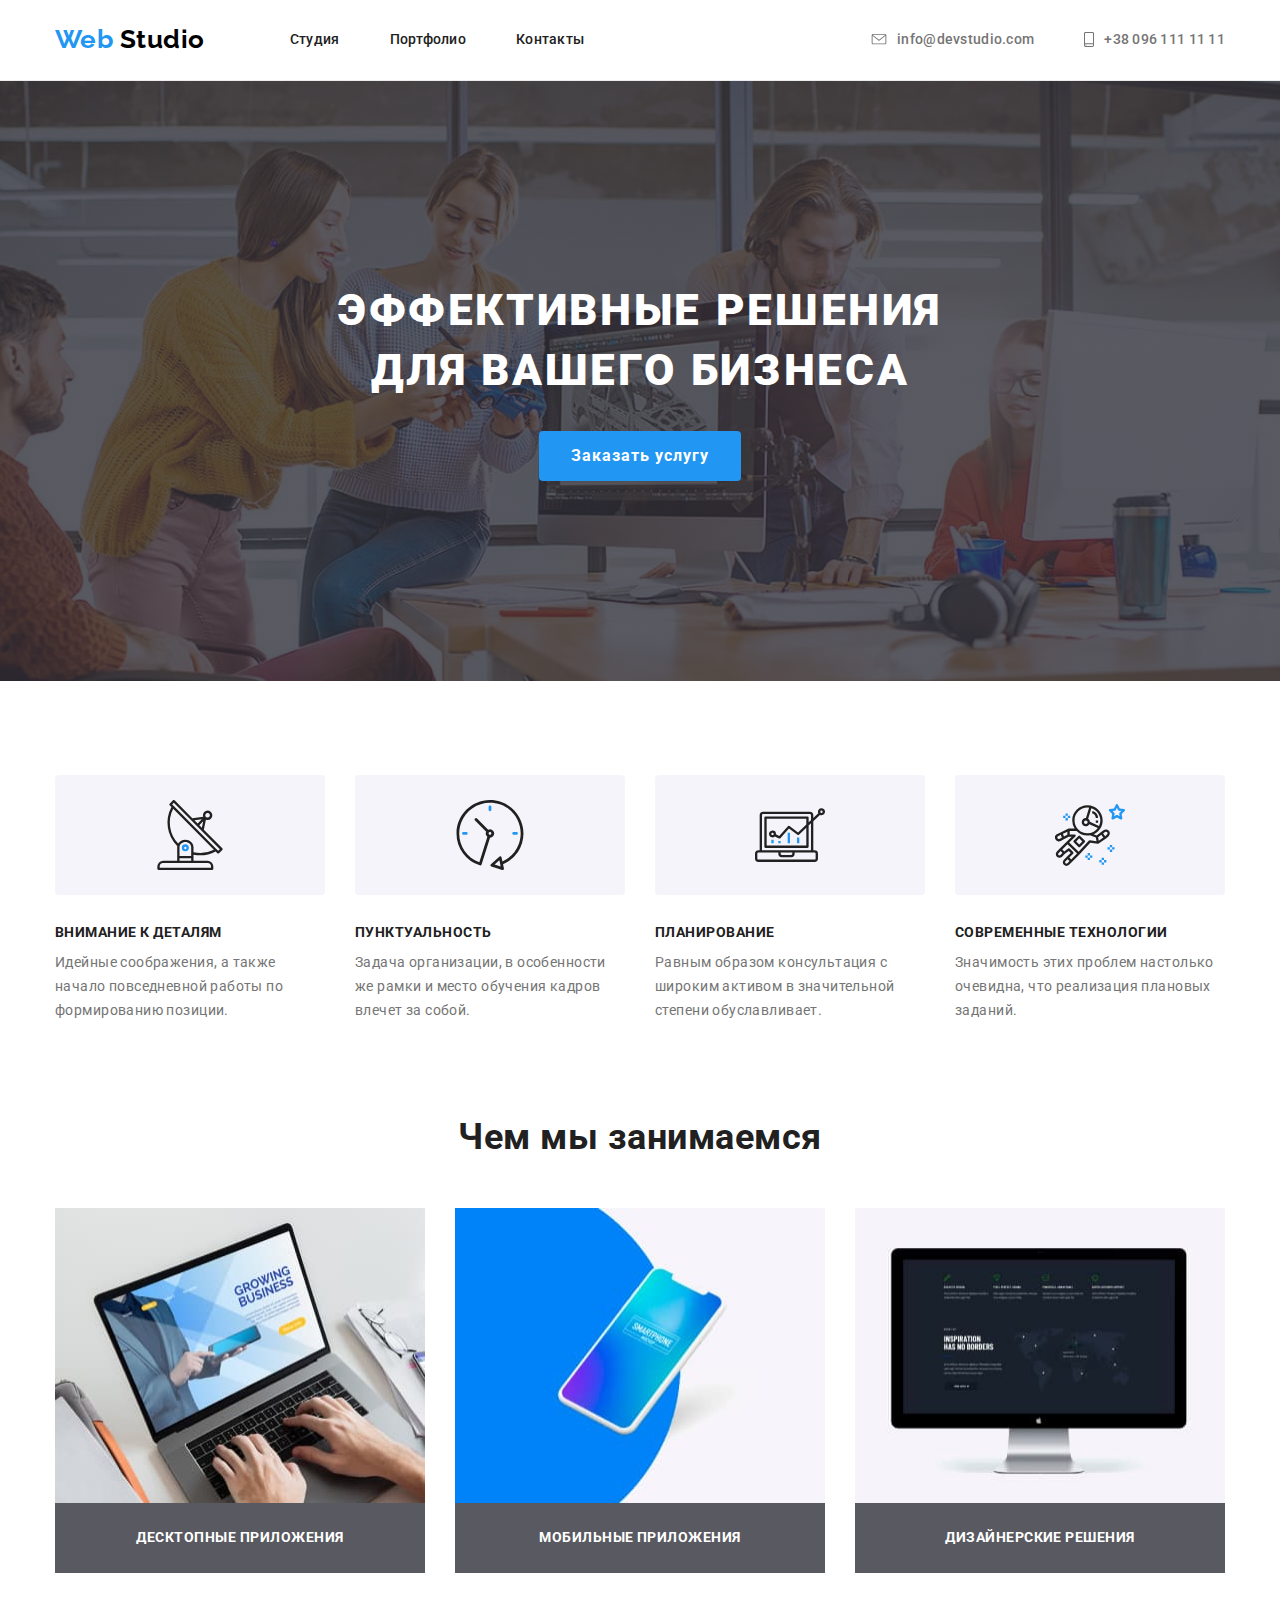
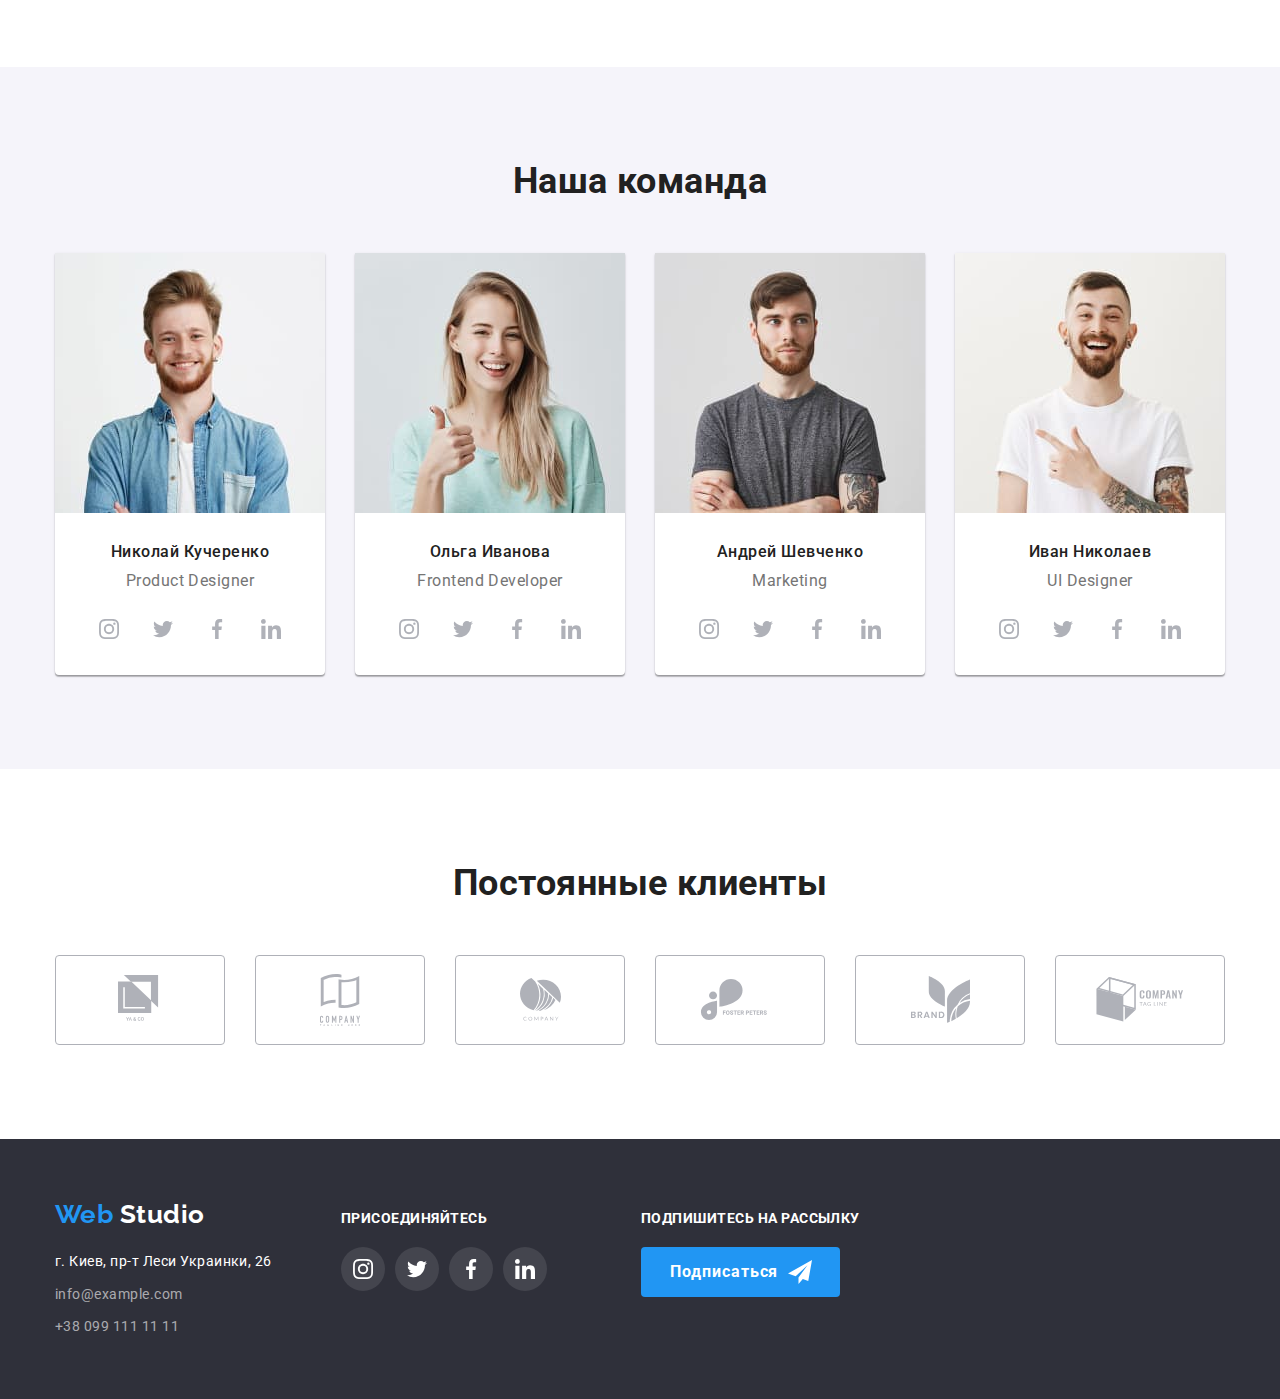
<file: index.html>
<!DOCTYPE html>
<html lang="ru">
  <head>
    <meta charset="UTF-8" />
    <meta name="viewport" content="width=device-width, initial-scale=1.0" />
    <title>Web Studio</title>
    <link
      href="https://fonts.googleapis.com/css2?family=Raleway:wght@700&family=Roboto:wght@400;500;700;900&display=swap"
      rel="stylesheet"
    />
    <link
      rel="stylesheet"
      href="https://cdnjs.cloudflare.com/ajax/libs/modern-normalize/0.7.0/modern-normalize.css"
    />
    <link rel="stylesheet" href="./css/styles.css" />
  </head>
  <body>
    <!-- Шапка сайта -->
    <header class="page-header">
      <div class="container">
        <nav class="header-navigation">
          <a class="logo" href="./index.html">
            <span class="logo-text">Web</span> Studio</a
          >
          <ul class="site-nav list">
            <li class="site-nav-item">
              <a class="link" href="./index.html">Студия</a>
            </li>
            <li class="site-nav-item">
              <a class="link" href="./portfolio.html">Портфолио</a>
            </li>
            <li class="site-nav-item"><a class="link" href="">Контакты</a></li>
          </ul>
        </nav>
        <ul class="contacts list">
          <li class="contacts-item">
            <a class="link" href="mailto:info@devstudio.com"
              ><svg class="contacts-icon" width="16" height="11">
                <use href="./images/sprite.svg#icon-mail"></use>
              </svg>
              info@devstudio.com</a
            >
          </li>
          <li class="contacts-item">
            <a class="link" href="tel:+380961111111">
              <svg class="contacts-icon" width="10" height="15">
                <use href="./images/sprite.svg#icon-smartphone"></use>
              </svg>
              +38 096 111 11 11</a
            >
          </li>
        </ul>
      </div>
    </header>
    <!-- Основное содержание -->
    <main>
      <!-- Блок герой -->
      <div class="hero">
        <section class="section-hero">
          <h1 class="hero-title">
            Эффективные решения<br />
            для вашего бизнеса
          </h1>
          <button class="hero-button button" type="button">
            Заказать услугу
          </button>
        </section>
      </div>
      <!-- Особенности -->
      <section class="features-section section">
        <div class="container">
          <h2 class="visually-hidden">Особенности</h2>
          <ul class="features list">
            <li class="features-item">
              <div class="features-item-box">
                <svg width="70" height="70">
                  <use href="./images/sprite.svg#icon-antenna"></use>
                </svg>
              </div>
              <h3 class="features-title">Внимание к деталям</h3>
              <p class="features-text">
                Идейные соображения, а также начало повседневной работы по
                формированию позиции.
              </p>
            </li>
            <li class="features-item">
              <div class="features-item-box">
                <svg width="70" height="70">
                  <use href="./images/sprite.svg#icon-clock"></use>
                </svg>
              </div>
              <h3 class="features-title">Пунктуальность</h3>
              <p class="features-text">
                Задача организации, в особенности же рамки и место обучения
                кадров влечет за собой.
              </p>
            </li>
            <li class="features-item">
              <div class="features-item-box">
                <svg width="70" height="70">
                  <use href="./images/sprite.svg#icon-diagram"></use>
                </svg>
              </div>
              <h3 class="features-title">Планирование</h3>
              <p class="features-text">
                Равным образом консультация с широким активом в значительной
                степени обуславливает.
              </p>
            </li>
            <li class="features-item">
              <div class="features-item-box">
                <svg width="70" height="70">
                  <use href="./images/sprite.svg#icon-astronaut"></use>
                </svg>
              </div>
              <h3 class="features-title">Современные технологии</h3>
              <p class="features-text">
                Значимость этих проблем настолько очевидна, что реализация
                плановых заданий.
              </p>
            </li>
          </ul>
        </div>
      </section>
      <!-- Чем мы занимаемся -->
      <section class="works-section section">
        <div class="container">
          <h2 class="section-title">Чем мы занимаемся</h2>
          <ul class="works list">
            <li class="works-item">
              <img
                src="./images/main-page/desktop.jpg"
                alt="Десктопные приложения"
                width="370"
                height="295"
              />
              <p class="works-text">Десктопные приложения</p>
            </li>
            <li class="works-item">
              <img
                src="./images/main-page/mobile.jpg"
                alt="Мобильные приложения"
                width="370"
                height="295"
              />
              <p class="works-text">Мобильные приложения</p>
            </li>
            <li class="works-item">
              <img
                src="./images/main-page/design.jpg"
                alt="Дизайнерские решения"
                width="370"
                height="295"
              />
              <p class="works-text">Дизайнерские решения</p>
            </li>
          </ul>
        </div>
      </section>
      <!-- Наша Команда -->
      <section class="team-section section">
        <div class="container">
          <h2 class="section-title">Наша команда</h2>
          <ul class="team list">
            <li class="team-item">
              <img
                class="team-member-photo"
                src="./images/main-page/teamcard-1.jpg"
                alt="Дизайнер продукта"
                width="270"
                height="260"
              />
              <h3 class="team-member-name">Николай Кучеренко</h3>
              <p class="team-member-position">Product Designer</p>
              <ul class="team-member-contact list">
                <li class="team-member-contact-item">
                  <a class="link" href="" aria-label="Ссылка на Instagram"
                    ><svg class="icon">
                      <use href="./images/sprite.svg#icon-instagram"></use>
                    </svg>
                  </a>
                </li>
                <li class="team-member-contact-item">
                  <a class="link" href="" aria-label="Ссылка на Twitter"
                    ><svg class="icon">
                      <use href="./images/sprite.svg#icon-twitter"></use>
                    </svg>
                  </a>
                </li>
                <li class="team-member-contact-item">
                  <a class="link" href="" aria-label="Ссылка на Facebook"
                    ><svg class="icon">
                      <use href="./images/sprite.svg#icon-facebook"></use>
                    </svg>
                  </a>
                </li>
                <li class="team-member-contact-item">
                  <a class="link" href="" aria-label="Ссылка на LinkedIn"
                    ><svg class="icon">
                      <use href="./images/sprite.svg#icon-linkedin"></use>
                    </svg>
                  </a>
                </li>
              </ul>
            </li>
            <li class="team-item">
              <img
                class="team-member-photo"
                src="./images/main-page/teamcard-2.jpg"
                alt="Фронтенд разработчик"
                width="270"
                height="260"
              />
              <h3 class="team-member-name">Ольга Иванова</h3>
              <p class="team-member-position">Frontend Developer</p>
              <ul class="team-member-contact list">
                <li class="team-member-contact-item">
                  <a class="link" href="" aria-label="Ссылка на Instagram"
                    ><svg class="icon">
                      <use href="./images/sprite.svg#icon-instagram"></use>
                    </svg>
                  </a>
                </li>
                <li class="team-member-contact-item">
                  <a class="link" href="" aria-label="Ссылка на Twitter"
                    ><svg class="icon">
                      <use href="./images/sprite.svg#icon-twitter"></use>
                    </svg>
                  </a>
                </li>
                <li class="team-member-contact-item">
                  <a class="link" href="" aria-label="Ссылка на Facebook"
                    ><svg class="icon">
                      <use href="./images/sprite.svg#icon-facebook"></use>
                    </svg>
                  </a>
                </li>
                <li class="team-member-contact-item">
                  <a class="link" href="" aria-label="Ссылка на LinkedIn"
                    ><svg class="icon">
                      <use href="./images/sprite.svg#icon-linkedin"></use>
                    </svg>
                  </a>
                </li>
              </ul>
            </li>
            <li class="team-item">
              <img
                class="team-member-photo"
                src="./images/main-page/teamcard-3.jpg"
                alt="Маркетолог"
                width="270"
                height="260"
              />
              <h3 class="team-member-name">Андрей Шевченко</h3>
              <p class="team-member-position">Marketing</p>
              <ul class="team-member-contact list">
                <li class="team-member-contact-item">
                  <a class="link" href="" aria-label="Ссылка на Instagram"
                    ><svg class="icon">
                      <use href="./images/sprite.svg#icon-instagram"></use>
                    </svg>
                  </a>
                </li>
                <li class="team-member-contact-item">
                  <a class="link" href="" aria-label="Ссылка на Twitter"
                    ><svg class="icon">
                      <use href="./images/sprite.svg#icon-twitter"></use>
                    </svg>
                  </a>
                </li>
                <li class="team-member-contact-item">
                  <a class="link" href="" aria-label="Ссылка на Facebook"
                    ><svg class="icon">
                      <use href="./images/sprite.svg#icon-facebook"></use>
                    </svg>
                  </a>
                </li>
                <li class="team-member-contact-item">
                  <a class="link" href="" aria-label="Ссылка на LinkedIn"
                    ><svg class="icon">
                      <use href="./images/sprite.svg#icon-linkedin"></use>
                    </svg>
                  </a>
                </li>
              </ul>
            </li>
            <li class="team-item">
              <img
                class="team-member-photo"
                src="./images/main-page/teamcard-4.jpg"
                alt="Дизайнер пользовательского интерфейса"
                width="270"
                height="260"
              />
              <h3 class="team-member-name">Иван Николаев</h3>
              <p class="team-member-position">UI Designer</p>
              <ul class="team-member-contact list">
                <li class="team-member-contact-item">
                  <a class="link" href="" aria-label="Ссылка на Instagram"
                    ><svg class="icon">
                      <use href="./images/sprite.svg#icon-instagram"></use>
                    </svg>
                  </a>
                </li>
                <li class="team-member-contact-item">
                  <a class="link" href="" aria-label="Ссылка на Twitter"
                    ><svg class="icon">
                      <use href="./images/sprite.svg#icon-twitter"></use>
                    </svg>
                  </a>
                </li>
                <li class="team-member-contact-item">
                  <a class="link" href="" aria-label="Ссылка на Facebook"
                    ><svg class="icon">
                      <use href="./images/sprite.svg#icon-facebook"></use>
                    </svg>
                  </a>
                </li>
                <li class="team-member-contact-item">
                  <a class="link" href="" aria-label="Ссылка на LinkedIn"
                    ><svg class="icon">
                      <use href="./images/sprite.svg#icon-linkedin"></use>
                    </svg>
                  </a>
                </li>
              </ul>
            </li>
          </ul>
        </div>
      </section>
      <!-- Постоянные клиенты -->
      <section class="customers-section section">
        <div class="container">
          <h2 class="section-title">Постоянные клиенты</h2>
          <ul class="customers list">
            <li class="customers-item">
              <a class="link" href="" aria-label="Ссылка на company1"
                ><div class="customers-item-box">
                  <svg width="44" height="49">
                    <use href="./images/sprite.svg#icon-customer-1"></use>
                  </svg></div
              ></a>
            </li>
            <li class="customers-item">
              <a class="link" href="" aria-label="Ссылка на company2"
                ><div class="customers-item-box">
                  <svg width="40" height="52">
                    <use href="./images/sprite.svg#icon-customer-2"></use>
                  </svg></div
              ></a>
            </li>
            <li class="customers-item">
              <a class="link" href="" aria-label="Ссылка на company3"
                ><div class="customers-item-box">
                  <svg width="41" height="43">
                    <use href="./images/sprite.svg#icon-customer-3"></use>
                  </svg></div
              ></a>
            </li>
            <li class="customers-item">
              <a class="link" href="" aria-label="Ссылка на company4"
                ><div class="customers-item-box">
                  <svg width="80" height="42">
                    <use href="./images/sprite.svg#icon-customer-4"></use>
                  </svg></div
              ></a>
            </li>
            <li class="customers-item">
              <a class="link" href="" aria-label="Ссылка на company5"
                ><div class="customers-item-box">
                  <svg width="59" height="47">
                    <use href="./images/sprite.svg#icon-customer-5"></use>
                  </svg></div
              ></a>
            </li>
            <li class="customers-item">
              <a class="link" href="" aria-label="Ссылка на company6"
                ><div class="customers-item-box">
                  <svg width="88" height="45">
                    <use href="./images/sprite.svg#icon-customer-6"></use>
                  </svg></div
              ></a>
            </li>
          </ul>
        </div>
      </section>
    </main>
    <!-- Футер -->
    <footer class="footer">
      <!-- Контакты -->
      <div class="container">
        <div class="footer-address-box">
          <a class="footer-logo" href="./index.html"
            ><span class="logo-text-web">Web</span>
            <span class="logo-text-studio">Studio</span></a
          >
          <address class="address">
            <span class="address-text">г. Киев, пр-т Леси Украинки, 26</span>
            <a class="address-link" href="mailto:info@example.com"
              >info@example.com</a
            >
            <a class="address-link" href="tel:+380991111111"
              >+38 099 111 11 11</a
            >
          </address>
        </div>
        <!-- Соц. сети -->
        <div class="social-networks-box">
          <b class="subscription">Присоединяйтесь</b>
          <ul class="list">
            <li class="social-networks-item">
              <a class="link" href="" aria-label="Ссылка на Instagram"
                ><svg class="icon">
                  <use href="./images/sprite.svg#icon-footer-instagram"></use>
                </svg>
              </a>
            </li>
            <li class="social-networks-item">
              <a class="link" href="" aria-label="Ссылка на Twitter"
                ><svg class="icon">
                  <use href="./images/sprite.svg#icon-footer-twitter"></use>
                </svg>
              </a>
            </li>
            <li class="social-networks-item">
              <a class="link" href="" aria-label="Ссылка на Facebook"
                ><svg class="icon">
                  <use href="./images/sprite.svg#icon-footer-facebook"></use>
                </svg>
              </a>
            </li>
            <li class="social-networks-item">
              <a class="link" href="" aria-label="Ссылка на LinkedIn"
                ><svg class="icon">
                  <use href="./images/sprite.svg#icon-footer-linkedin"></use>
                </svg>
              </a>
            </li>
          </ul>
        </div>
        <!-- Подписка -->
        <div class="footer-subscription-box">
          <b class="subscription">Подпишитесь на рассылку</b>
          <button class="footer-btn button" type="button">
            Подписаться
            <svg class="icon" width="24" height="24">
              <use href="./images/sprite.svg#icon-footer-button"></use>
            </svg>
          </button>
        </div>
      </div>
    </footer>
  </body>
</html>
</file>
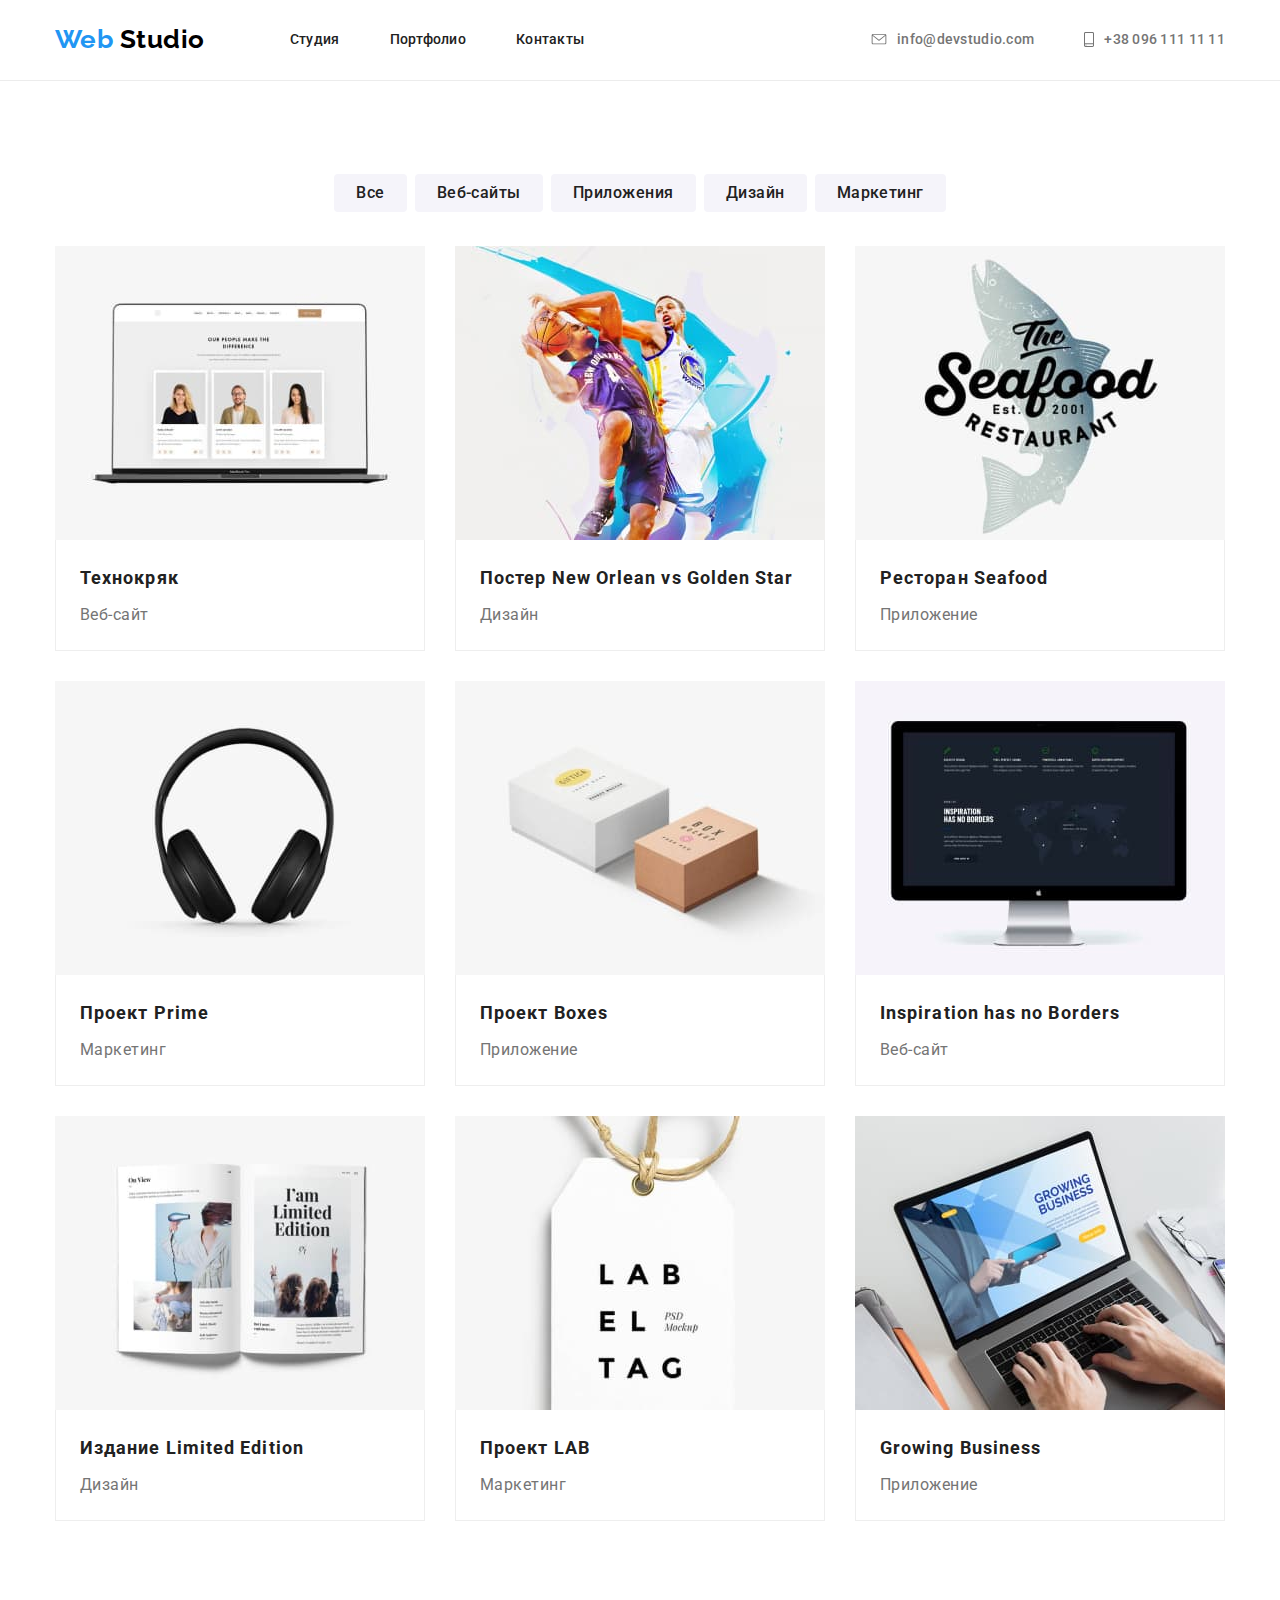
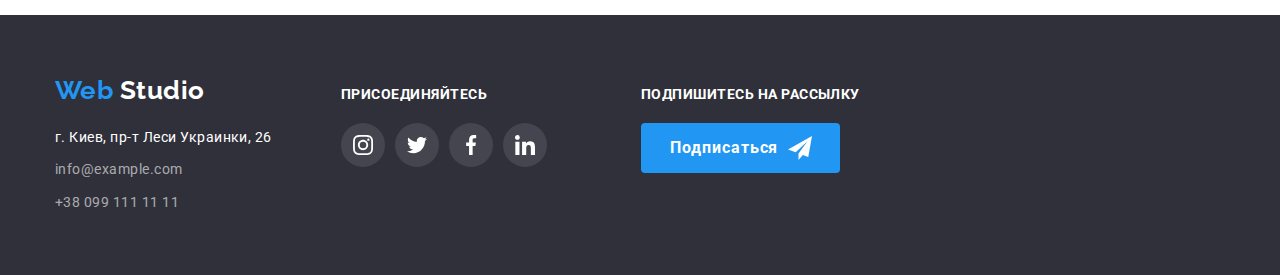
<file: portfolio.html>
<!DOCTYPE html>
<html lang="ru">
  <head>
    <meta charset="UTF-8" />
    <meta name="viewport" content="width=device-width, initial-scale=1.0" />
    <title>Портфолио</title>
    <link
      href="https://fonts.googleapis.com/css2?family=Raleway:wght@700&family=Roboto:wght@400;500;700&display=swap"
      rel="stylesheet"
    />
    <link
      rel="stylesheet"
      href="https://cdnjs.cloudflare.com/ajax/libs/modern-normalize/0.7.0/modern-normalize.min.css"
    />
    <link rel="stylesheet" href="./css/styles.css" />
  </head>
  <body>
    <!-- Шапка -->
    <header class="page-header">
      <div class="container">
        <nav class="header-navigation">
          <a class="logo" href="./index.html">
            <span class="logo-text">Web</span> Studio</a
          >
          <ul class="site-nav list">
            <li class="site-nav-item">
              <a class="link" href="./index.html">Студия</a>
            </li>
            <li class="site-nav-item">
              <a class="link" href="./portfolio.html">Портфолио</a>
            </li>
            <li class="site-nav-item"><a class="link" href="">Контакты</a></li>
          </ul>
        </nav>
        <ul class="contacts list">
          <li class="contacts-item">
            <a class="link" href="mailto:info@devstudio.com"
              ><svg class="contacts-icon" width="16" height="11">
                <use href="./images/sprite.svg#icon-mail"></use>
              </svg>
              info@devstudio.com</a
            >
          </li>
          <li class="contacts-item">
            <a class="link" href="tel:+380961111111">
              <svg class="contacts-icon" width="10" height="15">
                <use href="./images/sprite.svg#icon-smartphone"></use>
              </svg>
              +38 096 111 11 11</a
            >
          </li>
        </ul>
      </div>
    </header>
    <!-- Основное содержание -->
    <main>
      <section class="portfolio-section section">
        <div class="container">
          <h1 class="visually-hidden section-title">Наши работы</h1>
          <!-- Фильтры проектов -->
          <ul class="list-filters list">
            <li class="list-filters-item">
              <button class="list-button" type="button">Все</button>
            </li>
            <li class="list-filters-item">
              <button class="list-button" type="button">Веб-сайты</button>
            </li>
            <li class="list-filters-item">
              <button class="list-button" type="button">Приложения</button>
            </li>
            <li class="list-filters-item">
              <button class="list-button" type="button">Дизайн</button>
            </li>
            <li class="list-filters-item">
              <button class="list-button" type="button">Маркетинг</button>
            </li>
          </ul>
          <!-- Проекты -->
          <ul class="projects list">
            <li class="projects-item">
              <a class="projects-link" href=""
                ><img
                  src="./images/portfolio-page/techno-crack.jpg"
                  alt="ноутбук"
                  width="370"
                  height="294"
                />
                <div class="projects-box">
                  <h2 class="projects-title">Технокряк</h2>
                  <p class="projects-type">Веб-сайт</p>
                </div>
                <!-- <p class="project-description">
                  Технокряк это современная площадка распространения
                  коронавируса. Компании используют эту платформу для цифрового
                  шпионажа и атак на защищённые сервера конкурентов.
                </p> -->
              </a>
            </li>
            <li class="projects-item">
              <a class="projects-link" href=""
                ><img
                  src="./images/portfolio-page/poster.jpg"
                  alt="игроки баскетбольных команд"
                  width="370"
                  height="294"
                />
                <div class="projects-box">
                  <h2 class="projects-title">
                    Постер New Orlean vs Golden Star
                  </h2>
                  <p class="projects-type">Дизайн</p>
                </div>
                <!-- <p class="project-description">
                  Технокряк это современная площадка распространения
                  коронавируса. Компании используют эту платформу для цифрового
                  шпионажа и атак на защищённые сервера конкурентов.
                </p> -->
              </a>
            </li>
            <li class="projects-item">
              <a class="projects-link" href=""
                ><img
                  src="./images/portfolio-page/restaurant.jpg"
                  alt="лого ресторана"
                  width="370"
                  height="294"
                />
                <div class="projects-box">
                  <h2 class="projects-title">Ресторан Seafood</h2>
                  <p class="projects-type">Приложение</p>
                </div>
                <!-- <p class="project-description">
                  Технокряк это современная площадка распространения
                  коронавируса. Компании используют эту платформу для цифрового
                  шпионажа и атак на защищённые сервера конкурентов.
                </p> -->
              </a>
            </li>
            <li class="projects-item">
              <a class="projects-link" href=""
                ><img
                  src="./images/portfolio-page/project-prime.jpg"
                  alt="наушники"
                  width="370"
                  height="294"
                />
                <div class="projects-box">
                  <h2 class="projects-title">Проект Prime</h2>
                  <p class="projects-type">Маркетинг</p>
                </div>
                <!-- <p class="project-description">
                  Технокряк это современная площадка распространения
                  коронавируса. Компании используют эту платформу для цифрового
                  шпионажа и атак на защищённые сервера конкурентов.
                </p> -->
              </a>
            </li>
            <li class="projects-item">
              <a class="projects-link" href=""
                ><img
                  src="./images/portfolio-page/project-boxes.jpg"
                  alt="две коробки"
                  width="370"
                  height="294"
                />
                <div class="projects-box">
                  <h2 class="projects-title">Проект Boxes</h2>
                  <p class="projects-type">Приложение</p>
                </div>
                <!-- <p class="project-description">
                  Технокряк это современная площадка распространения
                  коронавируса. Компании используют эту платформу для цифрового
                  шпионажа и атак на защищённые сервера конкурентов.
                </p> -->
              </a>
            </li>
            <li class="projects-item">
              <a class="projects-link" href=""
                ><img
                  src="./images/portfolio-page/inspiration.jpg"
                  alt="монитор"
                  width="370"
                  height="294"
                />
                <div class="projects-box">
                  <h2 class="projects-title">Inspiration has no Borders</h2>
                  <p class="projects-type">Веб-сайт</p>
                </div>
                <!-- <p class="project-description">
                  Технокряк это современная площадка распространения
                  коронавируса. Компании используют эту платформу для цифрового
                  шпионажа и атак на защищённые сервера конкурентов.
                </p> -->
              </a>
            </li>
            <li class="projects-item">
              <a class="projects-link" href=""
                ><img
                  src="./images/portfolio-page/limited-edition.jpg"
                  alt="развернутая книга"
                  width="370"
                  height="294"
                />
                <div class="projects-box">
                  <h2 class="projects-title">Издание Limited Edition</h2>
                  <p class="projects-type">Дизайн</p>
                </div>
                <!-- <p class="project-description">
                  Технокряк это современная площадка распространения
                  коронавируса. Компании используют эту платформу для цифрового
                  шпионажа и атак на защищённые сервера конкурентов.
                </p> -->
              </a>
            </li>
            <li class="projects-item">
              <a class="projects-link" href=""
                ><img
                  src="./images/portfolio-page/project-lab.jpg"
                  alt="бирка"
                  width="370"
                  height="294"
                />
                <div class="projects-box">
                  <h2 class="projects-title">Проект LAB</h2>
                  <p class="projects-type">Маркетинг</p>
                </div>
                <!-- <p class="project-description">
                  Технокряк это современная площадка распространения
                  коронавируса. Компании используют эту платформу для цифрового
                  шпионажа и атак на защищённые сервера конкурентов.
                </p> -->
              </a>
            </li>
            <li class="projects-item">
              <a class="projects-link" href=""
                ><img
                  src="./images/portfolio-page/growing-business.jpg"
                  alt="ноутбук"
                  width="370"
                  height="294"
                />
                <div class="projects-box">
                  <h2 class="projects-title">Growing Business</h2>
                  <p class="projects-type">Приложение</p>
                </div>
                <!-- <p class="project-description">
                  Технокряк это современная площадка распространения
                  коронавируса. Компании используют эту платформу для цифрового
                  шпионажа и атак на защищённые сервера конкурентов.
                </p> -->
              </a>
            </li>
          </ul>
        </div>
      </section>
    </main>
    <!-- Футер -->
    <footer class="footer">
      <!-- Контакты -->
      <div class="container">
        <div class="footer-address-box">
          <a class="footer-logo" href="./index.html"
            ><span class="logo-text-web">Web</span>
            <span class="logo-text-studio">Studio</span></a
          >
          <address class="address">
            <span class="address-text">г. Киев, пр-т Леси Украинки, 26</span>
            <a class="address-link" href="mailto:info@example.com"
              >info@example.com</a
            >
            <a class="address-link" href="tel:+380991111111"
              >+38 099 111 11 11</a
            >
          </address>
        </div>
        <!-- Соц. сети -->
        <div class="social-networks-box">
          <b class="subscription">Присоединяйтесь</b>
          <ul class="list">
            <li class="social-networks-item">
              <a class="link" href="" aria-label="Ссылка на Instagram"
                ><svg class="icon">
                  <use href="./images/sprite.svg#icon-footer-instagram"></use>
                </svg>
              </a>
            </li>
            <li class="social-networks-item">
              <a class="link" href="" aria-label="Ссылка на Twitter"
                ><svg class="icon">
                  <use href="./images/sprite.svg#icon-footer-twitter"></use>
                </svg>
              </a>
            </li>
            <li class="social-networks-item">
              <a class="link" href="" aria-label="Ссылка на Facebook"
                ><svg class="icon">
                  <use href="./images/sprite.svg#icon-footer-facebook"></use>
                </svg>
              </a>
            </li>
            <li class="social-networks-item">
              <a class="link" href="" aria-label="Ссылка на LinkedIn"
                ><svg class="icon">
                  <use href="./images/sprite.svg#icon-footer-linkedin"></use>
                </svg>
              </a>
            </li>
          </ul>
        </div>
        <!-- Подписка -->
        <div class="footer-subscription-box">
          <b class="subscription">Подпишитесь на рассылку</b>
          <button class="footer-btn button" type="button">
            Подписаться
            <svg class="icon" width="24" height="24">
              <use href="./images/sprite.svg#icon-footer-button"></use>
            </svg>
          </button>
        </div>
      </div>
    </footer>
  </body>
</html>
</file>
<file: css/styles.css>
:root {
  --primary-text-color: #757575;
  --secondary-text-color: #ffffff;
  --accent-color: #2196f3;
  --title-text-color: #212121;
}

html {
  box-sizing: border-box;
}

*,
*::before,
*::after {
  box-sizing: inherit;
}

body {
  background-color: #ffffff;
  color: var(--primary-text-color);
  font-family: 'Roboto', sans-serif;
  letter-spacing: 0.03em;
}

.visually-hidden {
  position: absolute;
  width: 1px;
  height: 1px;
  margin: -1px;
  border: 0;
  padding: 0;

  white-space: nowrap;
  clip-path: inset(100%);
  clip: rect(0 0 0 0);
  overflow: hidden;
}

.list {
  margin: 0;
  padding: 0;
  list-style: none;
}

.container {
  width: 1200px;
  padding-left: 15px;
  padding-right: 15px;
  margin: 0 auto;
}

.button {
  background-color: var(--accent-color);
  color: var(--secondary-text-color);
  font-family: inherit;
  font-weight: 700;
  font-size: 16px;
  line-height: 1.87;
  text-align: center;
  letter-spacing: 0.06em;
  border: none;
  border-radius: 4px;
  cursor: pointer;
}

.button:hover,
.button:focus {
  background-color: #188ce8;
}

/* Header */

.page-header {
  border-bottom: 1px solid #ececec;
}

.page-header .container {
  display: flex;
  align-items: center;
}

.logo {
  margin-right: 85px;

  color: #000000;
  text-decoration: none;
  font-family: 'Raleway', sans-serif;
  font-weight: 700;
  font-size: 26px;
  line-height: 1.2;
}

.logo-text {
  color: var(--accent-color);
}

/* Site nav, Contacts */

.header-navigation {
  display: flex;
  align-items: center;
}

.site-nav {
  display: flex;
}

.site-nav .site-nav-item:not(:last-child) {
  margin-right: 50px;
}

.site-nav .link {
  display: block;
  padding-top: 32px;
  padding-bottom: 32px;

  text-decoration: none;
  color: var(--title-text-color);
  font-weight: 500;
  font-size: 14px;
  line-height: 1.14;
  letter-spacing: 0.02em;
}

.contacts {
  display: flex;
  margin-left: auto;
}

.contacts .contacts-item:first-child {
  margin-right: 50px;
}

.contacts .link {
  display: flex;
  align-items: center;
  padding-top: 32px;
  padding-bottom: 32px;

  text-decoration: none;
  color: inherit;
  font-weight: 500;
  font-size: 14px;
  line-height: 1.14;
  letter-spacing: 0.02em;
}

.contacts-icon {
  margin-right: 10px;

  fill: var(--primary-text-color);
}

.contacts .link:hover .contacts-icon,
.contacts .link:focus .contacts-icon {
  fill: var(--accent-color);
}

.site-nav .link:hover,
.site-nav .link:focus,
.contacts .link:hover,
.contacts .link:focus {
  color: var(--accent-color);
}

/* Main */
/* Hero */

.hero {
  height: 600px;
  margin: 0 auto;

  background-color: var(--primary-text-color);
  background-image: linear-gradient(
      rgba(47, 48, 58, 0.8),
      rgba(47, 48, 58, 0.8)
    ),
    url('../images/main-page/hero-image.jpg');
  background-size: cover;
  background-repeat: no-repeat;
  background-position: center;
}

.section-hero {
  padding-top: 200px;
  padding-bottom: 280px;

  text-align: center;
}

.hero-title {
  margin-top: 0;
  margin-bottom: 30px;

  color: var(--secondary-text-color);
  font-weight: 900;
  font-size: 44px;
  line-height: 1.36;
  letter-spacing: 0.06em;
  text-transform: uppercase;
}

.hero .hero-button {
  padding: 10px 32px;
}

/* Section title */
.section-title {
  margin-top: 0;
  margin-bottom: 50px;

  color: var(--title-text-color);
  font-weight: 700;
  font-size: 36px;
  line-height: 1.16;
  text-align: center;
}

/* Features */

.features-section {
  padding-top: 94px;
  padding-bottom: 94px;
}

.features {
  display: flex;
}

.features-item:not(:last-child) {
  margin-right: 30px;
}

.features-item-box {
  display: flex;
  justify-content: center;
  align-items: center;
  margin-bottom: 30px;
  width: 270px;
  height: 120px;

  background: #f5f4fa;
  border-radius: 4px;
}

.features-title {
  margin-top: 0;
  margin-bottom: 10px;

  color: var(--title-text-color);
  font-weight: 700;
  font-size: 14px;
  line-height: 1.14;
  text-transform: uppercase;
}

.features-text {
  margin-top: 0;
  margin-bottom: 0;

  font-weight: 400;
  font-size: 14px;
  line-height: 1.71;
  letter-spacing: 0.03em;
}
/* Works */

.works-section {
  padding-bottom: 94px;
}

.works {
  display: flex;
}

.works-item img {
  display: block;
}

.works-item:not(:last-child) {
  margin-right: 30px;
}

.works-text {
  margin: 0;
  padding-top: 27px;
  padding-bottom: 27px;

  background-color: rgba(47, 48, 58, 0.8);
  color: var(--secondary-text-color);
  font-weight: 700;
  font-size: 14px;
  line-height: 1.14;
  text-align: center;
  text-transform: uppercase;
}

/* Team */
.team-section {
  padding-top: 94px;
  padding-bottom: 94px;

  background-color: #f5f4fa;
}

.team {
  display: flex;
}

.team-member-photo {
  display: block;
  margin-bottom: 30px;
}

.team-member-name {
  margin-top: 0;
  margin-bottom: 10px;

  color: var(--title-text-color);
  font-weight: 500;
  font-size: 16px;
  line-height: 1.18;
  text-align: center;
}

.team-member-position {
  margin-top: 0px;
  margin-bottom: 16px;

  font-weight: 400;
  font-size: 16px;
  line-height: 1.18;
  text-align: center;
}

.team-member-contact {
  display: flex;
  padding-left: 32px;
  padding-right: 32px;
  padding-bottom: 24px;
}

.team-member-contact-item {
}

.team-member-contact-item:not(:last-child) {
  margin-right: 10px;
}

.team-member-contact-item .link {
  display: block;
  padding: 12px;
  border-radius: 50%;
}

.team-member-contact-item .icon {
  width: 20px;
  height: 20px;
  vertical-align: middle;
  fill: #afb1b8;
}

.team-item {
  background-color: var(--secondary-text-color);
  box-shadow: 0px 2px 1px rgba(0, 0, 0, 0.2), 0px 1px 1px rgba(0, 0, 0, 0.14),
    0px 1px 3px rgba(0, 0, 0, 0.12);
  border-radius: 0px 0px 4px 4px;
}

.team-item:not(:last-child) {
  margin-right: 30px;
}

.team .link {
  text-decoration: none;
  color: #afb1b8;
}

.team .link:hover,
.team .link:focus {
  background-color: var(--accent-color);
}

.team .link:hover .icon,
.team .link:focus .icon {
  fill: #ffffff;
}

/* Customers */

.customers-section {
  padding-top: 94px;
  padding-bottom: 94px;
}

.customers {
  display: flex;
}

.customers-item-box {
  display: flex;
  justify-content: center;
  align-items: center;

  width: 170px;
  height: 90px;
  border: 1px solid #afb1b8;
  border-radius: 4px;
  fill: currentColor;
}

.customers-item-box:hover {
  border: 1px solid var(--accent-color);
  --color3: var(--accent-color);
}

.customers-item:not(:last-child) {
  margin-right: 30px;
}

.customers .link {
  text-decoration: none;
  color: #afb1b8;
}

.customers .link:hover,
.customers .link:focus {
  color: var(--accent-color);
}

/* Footer */
.footer {
  margin: 0 auto;

  display: flex;
  padding-top: 60px;
  padding-bottom: 60px;

  background-color: #2f303a;
}

.footer .container {
  display: flex;
  align-items: baseline;
}

.footer-logo {
  text-decoration: none;
  font-family: 'Raleway', sans-serif;
  font-weight: 700;
  font-size: 26px;
  line-height: 1.19;
}

.logo-text-web {
  color: var(--accent-color);
}

.logo-text-studio {
  color: var(--secondary-text-color);
}

/* Address */

.footer-address-box {
  margin-right: 69px;
}

.address {
  margin-top: 20px;
}

.address-text {
  display: block;
  margin-bottom: 9px;

  color: var(--secondary-text-color);
  font-style: normal;
  font-weight: 400;
  font-size: 14px;
  line-height: 1.71;
}

.address-link {
  display: block;

  text-decoration: none;
  color: rgba(255, 255, 255, 0.6);
  font-style: normal;
  font-weight: 400;
  font-size: 14px;
  line-height: 1.71;
}

.address-link:not(:last-child) {
  margin-bottom: 9px;
}

.address-link:hover,
.address-link:focus {
  color: var(--accent-color);
}

/* Social networks */

.social-networks-box {
  margin-right: 94px;
}

.social-networks-box .list {
  display: flex;
  margin-top: 20px;
}

.subscription {
  color: var(--secondary-text-color);
  text-transform: uppercase;
  font-weight: 700;
  font-size: 14px;
  line-height: 1.14;
}

.social-networks-item:not(:last-child) {
  margin-right: 10px;
}

.social-networks-box .icon {
  width: 20px;
  height: 20px;

  fill: #ffffff;
}

.social-networks-box .link {
  display: flex;
  padding: 12px;

  border-radius: 50%;
  background-color: rgba(255, 255, 255, 0.1);
  text-decoration: none;
  color: var(--secondary-text-color);
}

.social-networks-box .link:hover,
.social-networks-box .link:focus {
  background-color: var(--accent-color);
}

.footer-btn {
  display: flex;
  align-items: center;
  margin-top: 20px;
  padding-top: 10px;
  padding-bottom: 10px;
  padding-left: 29px;
  padding-right: 28px;
}

.footer-btn .icon {
  margin-left: 10px;
}

/* Portfolio */

.portfolio-section {
  padding-top: 93px;
  padding-bottom: 94px;
}

.list-filters {
  display: flex;
  justify-content: center;
  margin-bottom: 34px;
}

.list-filters-item:hover,
.list-filters-item:focus {
  box-shadow: 0px 2px 2px rgba(0, 0, 0, 0.12), 0px 1px 2px rgba(0, 0, 0, 0.08),
    0px 3px 1px rgba(0, 0, 0, 0.1);
  border-radius: 4px;
}

.list-filters-item:not(:last-child) {
  margin-right: 8px;
}

.list-filters .list-button {
  padding: 6px 22px;

  color: var(--title-text-color);
  background-color: #f5f4fa;
  font-weight: 500;
  font-size: 16px;
  line-height: 1.62;
  text-align: center;
  letter-spacing: 0.03em;
  border: none;
  border-radius: 4px;
  cursor: pointer;
}

.list-filters .list-button:hover,
.list-filters .list-button:focus {
  color: var(--secondary-text-color);
  background-color: var(--accent-color);
}

/* Projects */

.projects {
  display: flex;
  flex-wrap: wrap;
}

.projects-item {
  width: calc((100% - 60px) / 3);
}

.projects-item:not(:nth-last-child(-n + 3)) {
  margin-bottom: 30px;
}

.projects-item:not(:nth-child(3n)) {
  margin-right: 30px;
}

.projects-item:hover {
  box-shadow: 1px 4px 6px rgba(0, 0, 0, 0.16), 0px 4px 4px rgba(0, 0, 0, 0.06),
    0px 1px 1px rgba(0, 0, 0, 0.12);
}

.projects-box {
  padding-top: 20px;

  border-left: 1px solid #eeeeee;
  border-right: 1px solid #eeeeee;
  border-bottom: 1px solid #eeeeee;
}

.projects-link {
  text-decoration: none;
  color: inherit;
}

.projects-link img {
  display: block;
}

.projects-title {
  margin: 0;
  margin-bottom: 4px;
  padding-left: 24px;
  padding-right: 24px;

  color: var(--title-text-color);
  font-weight: 700;
  font-size: 18px;
  line-height: 2;
  letter-spacing: 0.06em;
}

.projects-type {
  margin: 0;
  padding-left: 24px;
  padding-right: 24px;
  padding-bottom: 20px;

  font-weight: 400;
  font-size: 16px;
  line-height: 1.87;
}

/* .project-description {
  margin: 0;

  background-color: var(--accent-color);
  color: var(--secondary-text-color);
  font-weight: 400;
  font-size: 18px;
  line-height: 1.55;
} */
</file>
